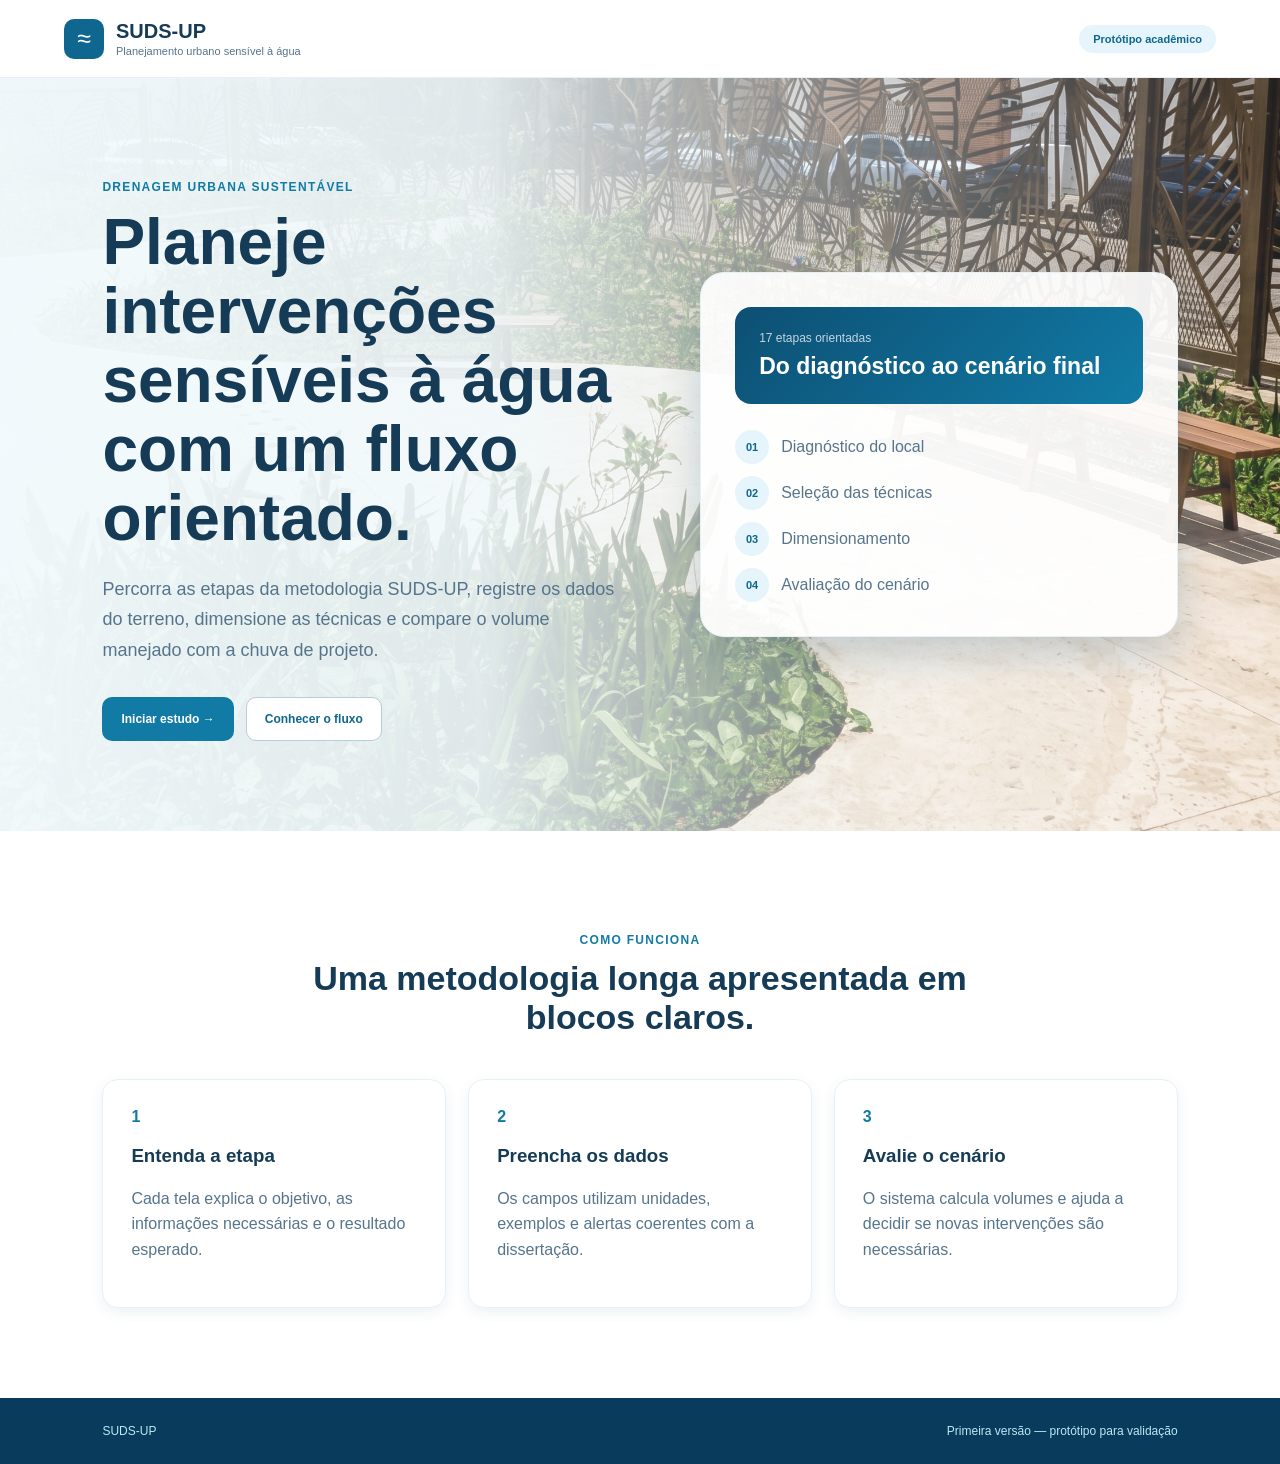
<file: index.html>
<!DOCTYPE html>
<html lang="pt-BR">
<head>
  <meta charset="UTF-8">
  <meta name="viewport" content="width=device-width, initial-scale=1.0">
  <meta name="description" content="SUDS-UP — ferramenta de apoio ao planejamento urbano sensível à água.">
  <title>SUDS-UP | Planejamento urbano sensível à água</title>
  <link rel="stylesheet" href="css/variables.css">
  <link rel="stylesheet" href="css/style.css">
  <link rel="stylesheet" href="css/responsive.css">
</head>
<body class="pagina-inicial">
  <header class="cabecalho-publico">
    <a class="marca" href="index.html" aria-label="Página inicial do SUDS-UP">
      <span class="marca__icone" aria-hidden="true">≈</span>
      <span>
        <strong>SUDS-UP</strong>
        <small>Planejamento urbano sensível à água</small>
      </span>
    </a>
    <span class="selo">Protótipo acadêmico</span>
  </header>

  <main class="hero">
    <div class="hero__conteudo">
      <p class="hero__rotulo">DRENAGEM URBANA SUSTENTÁVEL</p>
      <h1>Planeje intervenções sensíveis à água com um fluxo orientado.</h1>
      <p class="hero__texto">
        Percorra as etapas da metodologia SUDS-UP, registre os dados do terreno,
        dimensione as técnicas e compare o volume manejado com a chuva de projeto.
      </p>
      <div class="hero__acoes">
        <a class="botao botao--primario" href="etapa.html?numero=1">Iniciar estudo →</a>
        <a class="botao botao--secundario" href="#como-funciona">Conhecer o fluxo</a>
      </div>
    </div>

    <section class="hero__painel" aria-label="Resumo da metodologia">
      <div class="painel-destaque">
        <span>17 etapas orientadas</span>
        <strong>Do diagnóstico ao cenário final</strong>
      </div>
      <ol class="linha-resumo">
        <li><span>01</span> Diagnóstico do local</li>
        <li><span>02</span> Seleção das técnicas</li>
        <li><span>03</span> Dimensionamento</li>
        <li><span>04</span> Avaliação do cenário</li>
      </ol>
    </section>
  </main>

  <section class="secao-publica" id="como-funciona">
    <p class="secao-publica__rotulo">COMO FUNCIONA</p>
    <h2>Uma metodologia longa apresentada em blocos claros.</h2>
    <div class="grade-beneficios">
      <article>
        <span>1</span>
        <h3>Entenda a etapa</h3>
        <p>Cada tela explica o objetivo, as informações necessárias e o resultado esperado.</p>
      </article>
      <article>
        <span>2</span>
        <h3>Preencha os dados</h3>
        <p>Os campos utilizam unidades, exemplos e alertas coerentes com a dissertação.</p>
      </article>
      <article>
        <span>3</span>
        <h3>Avalie o cenário</h3>
        <p>O sistema calcula volumes e ajuda a decidir se novas intervenções são necessárias.</p>
      </article>
    </div>
  </section>

  <footer class="rodape-publico">
    <span>SUDS-UP</span>
    <span>Primeira versão — protótipo para validação</span>
  </footer>
</body>
</html>
</file>
<file: css/variables.css>
:root {
  --azul-950: #083b5c;
  --azul-900: #0d4f73;
  --azul-800: #0f668f;
  --azul-700: #117ba6;
  --azul-500: #27a6d1;
  --azul-200: #bde8f5;
  --azul-100: #e5f5fb;
  --azul-50: #f2fafd;
  --texto-principal: #153b56;
  --texto-secundario: #56758c;
  --borda: #b9ccd9;
  --borda-clara: #e7f0f5;
  --fundo: #f5f8fa;
  --branco: #ffffff;
  --sucesso: #0b8f7a;
  --alerta: #d9901a;
  --erro: #c43d4d;
  --sombra-card: 0 4px 14px rgba(13, 79, 115, 0.08);
  --sombra-modal: 0 18px 40px rgba(8, 59, 92, 0.2);
  --raio-sm: 6px;
  --raio-md: 10px;
  --raio-lg: 16px;
  --largura-maxima: 1440px;
}
</file>
<file: css/style.css>
* { box-sizing: border-box; }
html { scroll-behavior: smooth; }
body { margin: 0; font-family: Inter, Arial, sans-serif; color: var(--texto-principal); background: var(--fundo); }
a { color: inherit; text-decoration: none; }
button, input, select, textarea { font: inherit; }
button { cursor: pointer; }

.cabecalho-publico, .barra-superior { height: 78px; padding: 0 5%; display: flex; align-items: center; justify-content: space-between; background: var(--branco); border-bottom: 1px solid var(--borda-clara); }
.marca { display: inline-flex; align-items: center; gap: 12px; }
.marca__icone { width: 40px; height: 40px; display: grid; place-items: center; border-radius: var(--raio-md); color: var(--branco); background: var(--azul-800); font-size: 25px; }
.marca strong, .marca small { display: block; }
.marca strong { font-size: 20px; }
.marca small { margin-top: 2px; color: var(--texto-secundario); font-size: 11px; }
.selo { display: inline-flex; align-items: center; min-height: 28px; padding: 5px 14px; border-radius: 999px; color: var(--azul-800); background: var(--azul-100); font-size: 11px; font-weight: 700; }

/* -----------------------------------------
   CAPA PRINCIPAL
----------------------------------------- */

.hero {
  min-height: 650px;
  padding: 90px 8%;

  display: grid;
  grid-template-columns: 1.05fr 0.95fr;
  align-items: center;
  gap: 70px;

  /*
   * Primeira camada: gradiente que mantém
   * o texto legível no lado esquerdo.
   *
   * Segunda camada: fotografia da capa.
   */
  background-image:
    linear-gradient(
      90deg,
      rgba(242, 250, 253, 0.98) 0%,
      rgba(242, 250, 253, 0.92) 38%,
      rgba(242, 250, 253, 0.55) 62%,
      rgba(242, 250, 253, 0.12) 100%
    ),
    url("../assets/images/capa/capa3.png");

  /* Cada valor corresponde a uma camada. */
  background-size:
    100% 100%,
    cover;

  background-position:
    center,
    center;

  background-repeat: no-repeat;
}

@media (max-width: 768px) {
  .hero {
    min-height: auto;
    padding: 70px 6%;
    grid-template-columns: 1fr;
    gap: 35px;

    background-image:
      linear-gradient(
        180deg,
        rgba(242, 250, 253, 0.96) 0%,
        rgba(242, 250, 253, 0.90) 60%,
        rgba(242, 250, 253, 0.65) 100%
      ),
      url("../assets/images/capa/capa3.png");

    background-position:
      center,
      center;

    background-size:
      100% 100%,
      cover;
  }
}

.hero__rotulo, .secao-publica__rotulo, .modal__rotulo { color: var(--azul-700); font-size: 12px; font-weight: 800; letter-spacing: 1.3px; }
.hero h1 { max-width: 720px; margin: 14px 0 20px; font-size: clamp(40px, 5vw, 64px); line-height: 1.08; }
.hero__texto { max-width: 690px; color: var(--texto-secundario); font-size: 18px; line-height: 1.7; }
.hero__acoes { margin-top: 32px; display: flex; gap: 12px; flex-wrap: wrap; }
.hero__painel { padding: 34px; border: 1px solid var(--borda-clara); border-radius: 24px; background: rgba(255,255,255,.92); box-shadow: var(--sombra-modal); }
.painel-destaque { padding: 24px; border-radius: var(--raio-lg); color: var(--branco); background: linear-gradient(135deg, var(--azul-900), var(--azul-700)); }
.painel-destaque span, .painel-destaque strong { display: block; }
.painel-destaque span { opacity: .75; font-size: 12px; }
.painel-destaque strong { margin-top: 8px; font-size: 23px; }
.linha-resumo { margin: 26px 0 0; padding: 0; display: grid; gap: 12px; list-style: none; }
.linha-resumo li { display: flex; align-items: center; gap: 12px; color: var(--texto-secundario); }
.linha-resumo span { width: 34px; height: 34px; display: grid; place-items: center; border-radius: 50%; color: var(--azul-800); background: var(--azul-100); font-size: 11px; font-weight: 800; }
.secao-publica { padding: 90px 8%; text-align: center; background: var(--branco); }
.secao-publica h2 { margin: 10px auto 42px; max-width: 760px; font-size: 34px; }
.grade-beneficios { display: grid; grid-template-columns: repeat(3, 1fr); gap: 22px; text-align: left; }
.grade-beneficios article { padding: 28px; border: 1px solid var(--borda-clara); border-radius: var(--raio-lg); box-shadow: var(--sombra-card); }
.grade-beneficios article > span { color: var(--azul-700); font-weight: 800; }
.grade-beneficios p { color: var(--texto-secundario); line-height: 1.6; }
.rodape-publico { padding: 26px 8%; display: flex; justify-content: space-between; color: var(--azul-200); background: var(--azul-950); font-size: 12px; }

.botao { min-height: 44px; padding: 12px 18px; display: inline-flex; align-items: center; justify-content: center; border: 1px solid transparent; border-radius: var(--raio-md); font-size: 12px; font-weight: 750; }
.botao--primario { color: var(--branco); background: var(--azul-700); }
.botao--primario:hover { background: var(--azul-800); }
.botao--secundario { color: var(--azul-800); border-color: var(--borda); background: var(--branco); }
.botao--contorno-claro { width: 100%; color: var(--branco); border-color: rgba(255,255,255,.35); background: transparent; }

.barra-superior { padding: 0 34px; }
.barra-superior__acoes { display: flex; align-items: center; gap: 22px; }
.status-salvamento { color: var(--texto-secundario); font-size: 11px; }
.aplicacao { min-height: calc(100vh - 78px); display: grid; grid-template-columns: 260px minmax(0, 1fr); }
.menu-lateral { padding: 28px 18px; color: var(--branco); background: var(--azul-900); }
.menu-lateral__rotulo { margin: 0 0 8px; color: var(--azul-200); font-size: 10px; letter-spacing: .7px; }
.barra-progresso { height: 4px; margin: 14px 0 24px; overflow: hidden; border-radius: 4px; background: rgba(255,255,255,.2); }
.barra-progresso span { height: 100%; display: block; background: #6dd2ed; transition: width .25s ease; }
.lista-etapas { margin: 0; padding: 0; display: grid; gap: 7px; list-style: none; }
.lista-etapas a { padding: 9px 10px; display: flex; align-items: center; gap: 10px; border: 1px solid rgba(255,255,255,.13); border-radius: var(--raio-md); font-size: 11px; }
.lista-etapas a:hover, .lista-etapas a[aria-current="step"] { color: var(--texto-principal); background: var(--branco); }
.lista-etapas span { width: 28px; height: 28px; display: grid; place-items: center; border-radius: 8px; color: var(--azul-200); background: rgba(39,166,209,.22); font-weight: 800; }
.lista-etapas a[aria-current="step"] span { color: var(--branco); background: var(--azul-700); }
.ajuda-lateral { margin-top: 28px; padding-top: 22px; border-top: 1px solid rgba(255,255,255,.15); }
.ajuda-lateral p { color: var(--azul-200); font-size: 11px; line-height: 1.55; }
.conteudo-etapa { min-width: 0; padding: 34px 44px 40px; }
.cabecalho-etapa { display: flex; justify-content: space-between; gap: 24px; }
.breadcrumb { margin: 0 0 10px; color: var(--azul-700); font-size: 10px; font-weight: 750; letter-spacing: .4px; }
.titulo-com-ajuda { display: flex; align-items: center; gap: 12px; }
.titulo-com-ajuda h1 { margin: 0; font-size: 31px; }
.botao-icone { width: 31px; height: 31px; border: 0; border-radius: 50%; color: var(--azul-800); background: var(--azul-100); font-weight: 800; }
.descricao-etapa { max-width: 900px; color: var(--texto-secundario); line-height: 1.55; }
.selo--obrigatoria { flex: 0 0 auto; margin-top: 32px; }
.area-trabalho { margin-top: 26px; display: grid; gap: 20px; }
.grade-trabalho { display: grid; grid-template-columns: repeat(2, minmax(0, 1fr)); gap: 20px; }
.card { padding: 22px; border: 1px solid var(--borda-clara); border-radius: var(--raio-lg); background: var(--branco); box-shadow: var(--sombra-card); }
.card h2, .card h3 { margin-top: 0; }
.card__subtitulo { color: var(--texto-secundario); font-size: 12px; line-height: 1.55; }
.lista-orientacao { margin: 20px 0 0; padding: 0; display: grid; gap: 16px; list-style: none; }
.lista-orientacao li { display: grid; grid-template-columns: 30px 1fr; gap: 12px; }
.lista-orientacao span { width: 30px; height: 30px; display: grid; place-items: center; border-radius: 50%; color: var(--azul-800); background: var(--azul-100); font-size: 11px; font-weight: 800; }
.lista-orientacao strong { display: block; margin-bottom: 4px; font-size: 13px; }
.lista-orientacao p { margin: 0; color: var(--texto-secundario); font-size: 11px; line-height: 1.5; }
.mapa-prototipo { min-height: 310px; position: relative; overflow: hidden; border-radius: var(--raio-md); background: linear-gradient(145deg,#dfeef3,#c4e1eb); }
.mapa-prototipo::before, .mapa-prototipo::after { content: ""; position: absolute; border: 2px solid rgba(17,123,166,.35); border-radius: 48% 52% 61% 39%; }
.mapa-prototipo::before { inset: 55px 70px 80px 60px; transform: rotate(-8deg); }
.mapa-prototipo::after { inset: 100px 130px 35px 100px; transform: rotate(14deg); }
.mapa-prototipo__rotulo { position: absolute; left: 18px; bottom: 16px; padding: 7px 10px; border-radius: 8px; color: var(--azul-950); background: rgba(255,255,255,.83); font-size: 10px; font-weight: 700; }
.campos { display: grid; grid-template-columns: repeat(2, minmax(0, 1fr)); gap: 16px; }
.campo { display: grid; gap: 7px; }
.campo--largo { grid-column: 1 / -1; }
.campo label { font-size: 10px; font-weight: 800; }
.campo input, .campo select, .campo textarea { width: 100%; padding: 12px; border: 1px solid var(--borda); border-radius: var(--raio-md); color: var(--texto-principal); background: var(--branco); }
.campo textarea { min-height: 92px; resize: vertical; }
.tabela-prototipo { width: 100%; border-collapse: collapse; font-size: 11px; }
.tabela-prototipo th, .tabela-prototipo td { padding: 11px; border-bottom: 1px solid var(--borda-clara); text-align: left; }
.tabela-prototipo th { color: var(--texto-secundario); background: var(--azul-50); }
.aviso-futuro { padding: 12px 14px; border-left: 3px solid var(--alerta); color: #76500e; background: #fff8e9; font-size: 11px; line-height: 1.5; }
.rodape-etapa { margin-top: 28px; padding-top: 22px; display: flex; align-items: center; justify-content: space-between; gap: 20px; border-top: 1px solid var(--borda-clara); }
.rodape-etapa p { color: var(--texto-secundario); font-size: 11px; }
.rodape-etapa > div { display: flex; gap: 10px; }

.modal[hidden] { display: none; }
.modal { position: fixed; inset: 0; z-index: 50; display: grid; place-items: center; padding: 20px; }
.modal__fundo { position: absolute; inset: 0; background: rgba(8,59,92,.64); backdrop-filter: blur(3px); }
.modal__caixa { width: min(610px, 100%); max-height: 90vh; overflow: auto; position: relative; z-index: 1; padding: 32px; border-radius: var(--raio-lg); background: var(--branco); box-shadow: var(--sombra-modal); }
.modal__fechar { position: absolute; top: 16px; right: 18px; border: 0; color: var(--texto-secundario); background: transparent; font-size: 28px; }
.modal__caixa h2 { margin: 7px 40px 10px 0; }
.modal__caixa > p, .modal__caixa li { color: var(--texto-secundario); line-height: 1.55; }
.modal__caixa li { margin-bottom: 8px; }
.modal__resultado { margin: 20px 0; padding: 16px; border-radius: var(--raio-md); background: var(--azul-50); }
.modal__resultado p { margin-bottom: 0; color: var(--texto-secundario); }
body.modal-aberto { overflow: hidden; }

/* ETAPA 1 — estilos restritos ao mapa real; os mapas ilustrativos são preservados. */
.card-mapa-etapa-01 { min-width: 0; }
.card-mapa-etapa-01 .mapa-busca { display: flex; flex-wrap: wrap; align-items: end; gap: 10px; }
.card-mapa-etapa-01 .mapa-busca .campo { flex: 1 1 180px; min-width: 0; }
.card-mapa-etapa-01 .botao:disabled { opacity: .65; cursor: wait; }
.card-mapa-etapa-01 .mapa-interativo { height: clamp(280px, 50vh, 460px); width: 100%; border-radius: var(--raio-md); background: var(--azul-100); isolation: isolate; z-index: 0; }
.card-mapa-etapa-01 .mapa-coordenadas { margin-top: 16px; }
.card-mapa-etapa-01 input[readonly] { background: var(--azul-50); }
.card-mapa-etapa-01 .mapa-mensagem { min-height: 2.8em; font-size: 12px; line-height: 1.4; color: var(--texto-secundario); }
.card-mapa-etapa-01 .mapa-mensagem[data-tipo="erro"] { color: var(--erro); }
.card-mapa-etapa-01 .mapa-mensagem[data-tipo="sucesso"] { color: var(--sucesso); }
.card-mapa-etapa-01 .card__subtitulo a { text-decoration: underline; }

/* ------------------------------------------------------------
   LEVANTAMENTO DA ETAPA 1: RASCUNHO, MARCADORES E TABELA
   ------------------------------------------------------------
   A tabela rola dentro do card no celular; os campos seguem a grade responsiva
   existente. Número e interrogação distinguem os marcadores além da cor. */
.card-mapa-etapa-01 #ponto-formulario { margin-top: 24px; }
.card-mapa-etapa-01 .ponto-acoes { display: flex; flex-wrap: wrap; gap: 10px; margin-top: 16px; }
.card-mapa-etapa-01 .pontos-tabela { max-width: 100%; overflow-x: auto; }
.card-mapa-etapa-01 .pontos-tabela table { min-width: 640px; }
.card-mapa-etapa-01 .pontos-tabela td { max-width: 300px; overflow-wrap: anywhere; }
.card-mapa-etapa-01 .pontos-tabela .botao { margin: 3px; }
.card-mapa-etapa-01 :focus-visible { outline: 3px solid var(--azul-800); outline-offset: 3px; }
.card-mapa-etapa-01 .ponto-marcador { display: grid; place-items: center; border: 2px solid white; border-radius: 50%; background: var(--azul-900); color: white; font-size: 14px; font-weight: bold; box-shadow: 0 1px 5px #153b5680; }
.card-mapa-etapa-01 .ponto-marcador--provisorio { background: #9b5100; border-style: dashed; }
.card-mapa-etapa-01 .leaflet-popup-content { white-space: pre-wrap; overflow-wrap: anywhere; }
</file>
<file: css/responsive.css>
@media (max-width: 1050px) {
  .hero { grid-template-columns: 1fr; }
  .aplicacao { grid-template-columns: 220px minmax(0, 1fr); }
  .conteudo-etapa { padding-inline: 28px; }
}

@media (max-width: 780px) {
  .cabecalho-publico, .barra-superior { padding-inline: 18px; }
  .marca small, .barra-superior__acoes .status-salvamento { display: none; }
  .hero { padding: 65px 22px; }
  .grade-beneficios, .grade-trabalho { grid-template-columns: 1fr; }
  .aplicacao { display: block; }
  .menu-lateral { padding: 16px; }
  .lista-etapas { grid-template-columns: repeat(4, 1fr); }
  .lista-etapas a { justify-content: center; padding: 7px; }
  .lista-etapas a strong { display: none; }
  .ajuda-lateral { display: none; }
  .conteudo-etapa { padding: 26px 18px; }
  .cabecalho-etapa, .rodape-etapa { align-items: flex-start; flex-direction: column; }
  .selo--obrigatoria { margin-top: 0; }
  .campos { grid-template-columns: 1fr; }
  .campo--largo { grid-column: auto; }
  .rodape-etapa > div { width: 100%; }
  .rodape-etapa .botao { flex: 1; }
  .rodape-publico { gap: 10px; flex-direction: column; }
}
</file>
